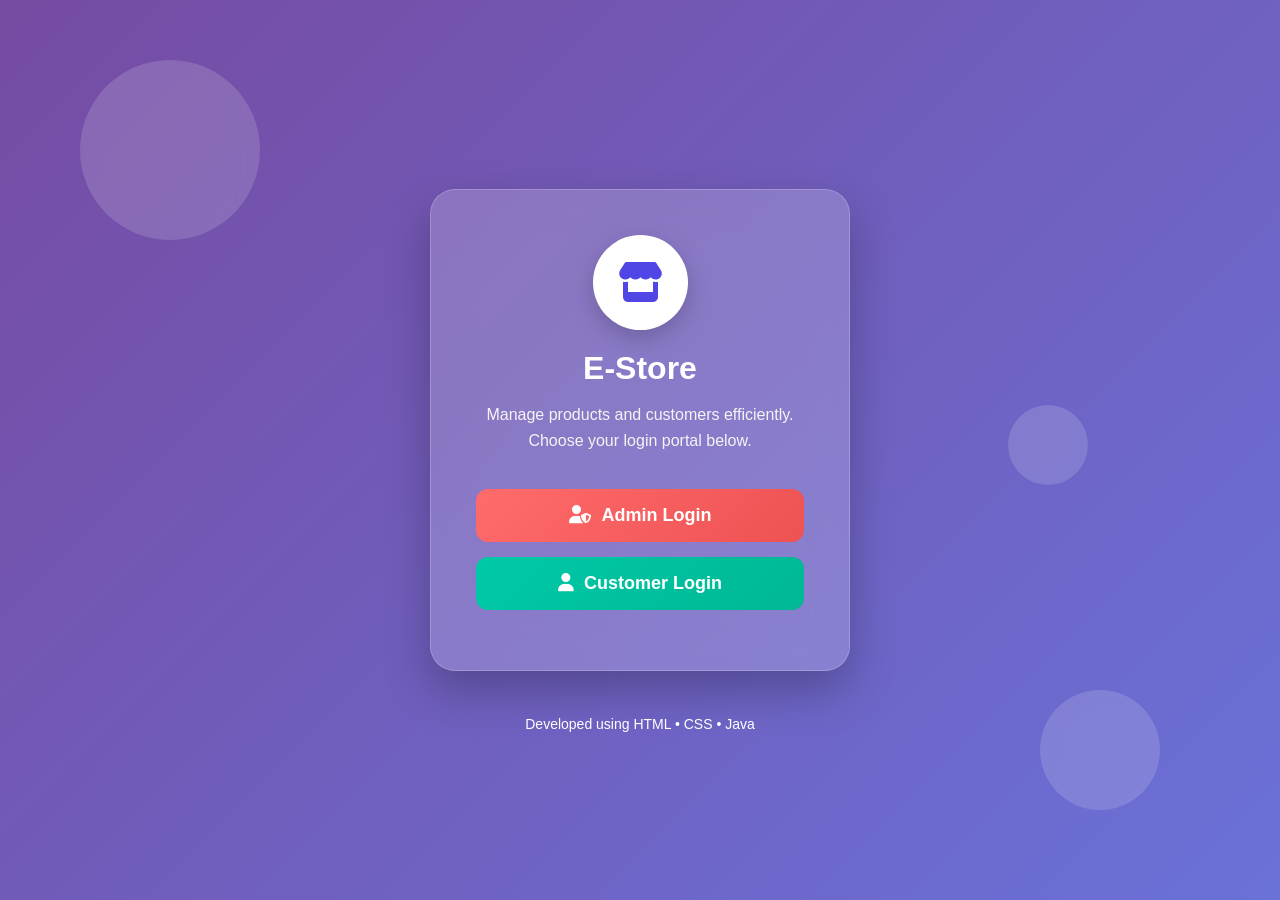
<file: src/main/webapp/index.html>
<!DOCTYPE html>
<html lang="en">
<head>

<meta charset="UTF-8">
<meta name="viewport" content="width=device-width, initial-scale=1.0">

<title>E-Store</title>

<link rel="stylesheet"
href="https://cdnjs.cloudflare.com/ajax/libs/font-awesome/6.5.2/css/all.min.css">

<link rel="stylesheet" href="style.css">

</head>

<body>

<div class="circle c1"></div>
<div class="circle c2"></div>
<div class="circle c3"></div>

<div class="container">

    <div class="card">

        <div class="logo">
            <i class="fa-solid fa-store"></i>
        </div>

        <h1>E-Store</h1>

        <p>
            Manage products and customers efficiently.
            Choose your login portal below.
        </p>

        <a href="AdminLogin.html" class="btn admin">
            <i class="fa-solid fa-user-shield"></i>
            Admin Login
        </a>

        <a href="CustomerLogin.html" class="btn customer">
            <i class="fa-solid fa-user"></i>
            Customer Login
        </a>

    </div>

</div>

<footer>

Developed using HTML • CSS • Java

</footer>

</body>
</html>
</file>
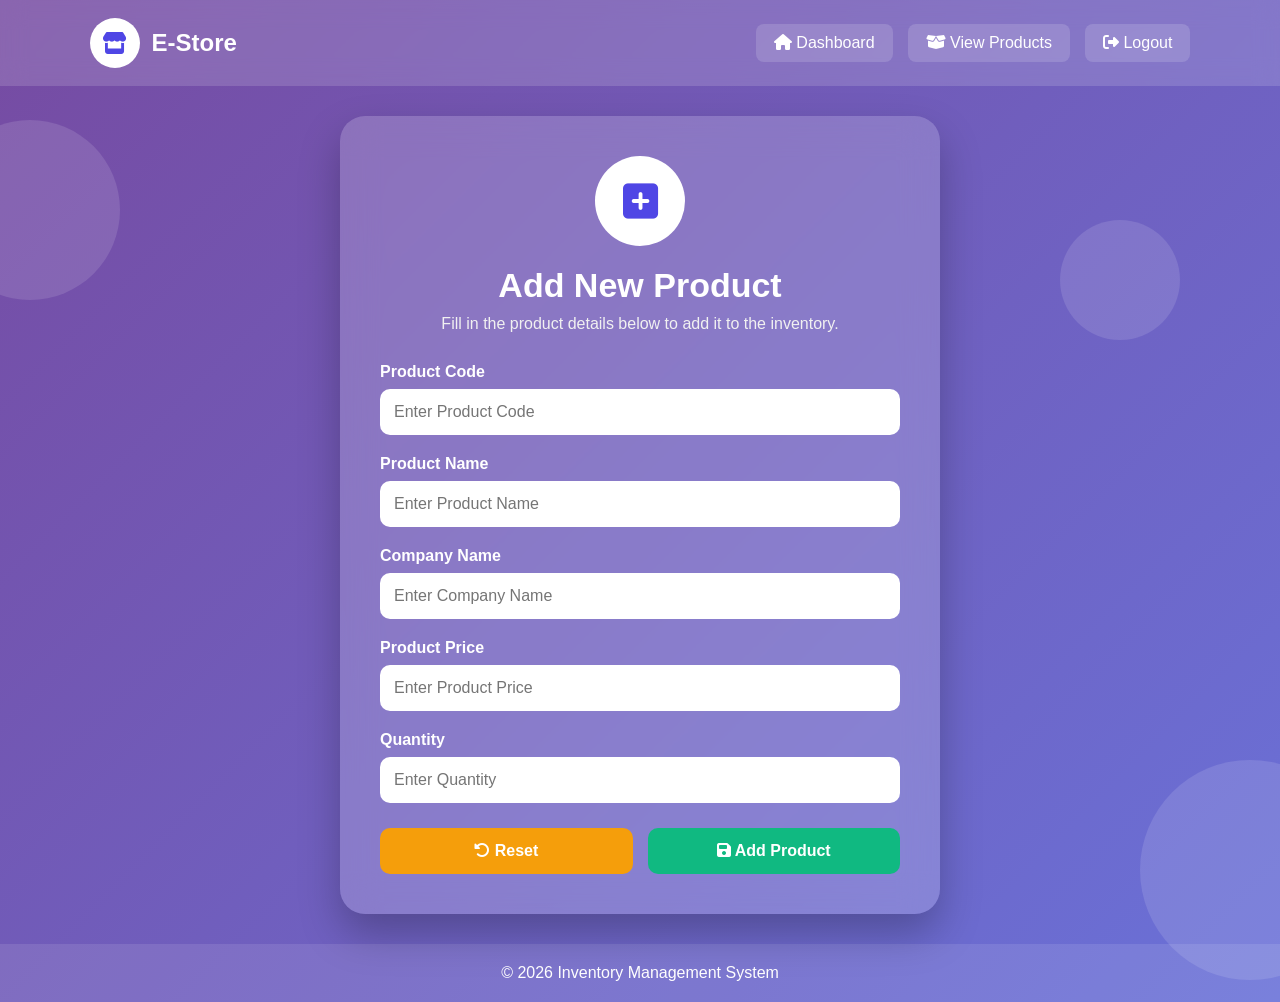
<file: src/main/webapp/AddProduct.html>
<!DOCTYPE html>
<html lang="en">

<head>

<meta charset="UTF-8">
<meta name="viewport" content="width=device-width, initial-scale=1.0">

<title>Add Product</title>

<link rel="stylesheet" href="AddProduct.css">

<link rel="stylesheet"
href="https://cdnjs.cloudflare.com/ajax/libs/font-awesome/6.7.1/css/all.min.css">

</head>

<body>

<div class="circle c1"></div>
<div class="circle c2"></div>
<div class="circle c3"></div>

<header>

<div class="logo">

<i class="fa-solid fa-store"></i>

<h2>E-Store</h2>

</div>

<nav>

<a href="AdminHome.jsp">
<i class="fa-solid fa-house"></i>
Dashboard
</a>

<a href="ViewProduct">
<i class="fa-solid fa-box-open"></i>
View Products
</a>

<a href="Logout">
<i class="fa-solid fa-right-from-bracket"></i>
Logout
</a>

</nav>

</header>


<div class="container">

<div class="card">

<div class="icon">

<i class="fa-solid fa-square-plus"></i>

</div>

<h1>Add New Product</h1>

<p>

Fill in the product details below to add it to the inventory.

</p>

<form action="AddProdServ" method="post">

<div class="input-group">

<label>Product Code</label>

<input
type="text"
name="pcode"
placeholder="Enter Product Code"
required>

</div>

<div class="input-group">

<label>Product Name</label>

<input
type="text"
name="pname"
placeholder="Enter Product Name"
required>

</div>

<div class="input-group">

<label>Company Name</label>

<input
type="text"
name="pcom"
placeholder="Enter Company Name"
required>

</div>

<div class="input-group">

<label>Product Price</label>

<input
type="number"
name="pprice"
placeholder="Enter Product Price"
required>

</div>

<div class="input-group">

<label>Quantity</label>

<input
type="number"
name="pqty"
placeholder="Enter Quantity"
required>

</div>

<div class="buttons">

<button type="reset" class="reset">

<i class="fa-solid fa-rotate-left"></i>

Reset

</button>

<button type="submit" class="submit">

<i class="fa-solid fa-floppy-disk"></i>

Add Product

</button>

</div>

</form>

</div>

</div>

<footer>

© 2026 Inventory Management System

</footer>

</body>

</html>
</file>
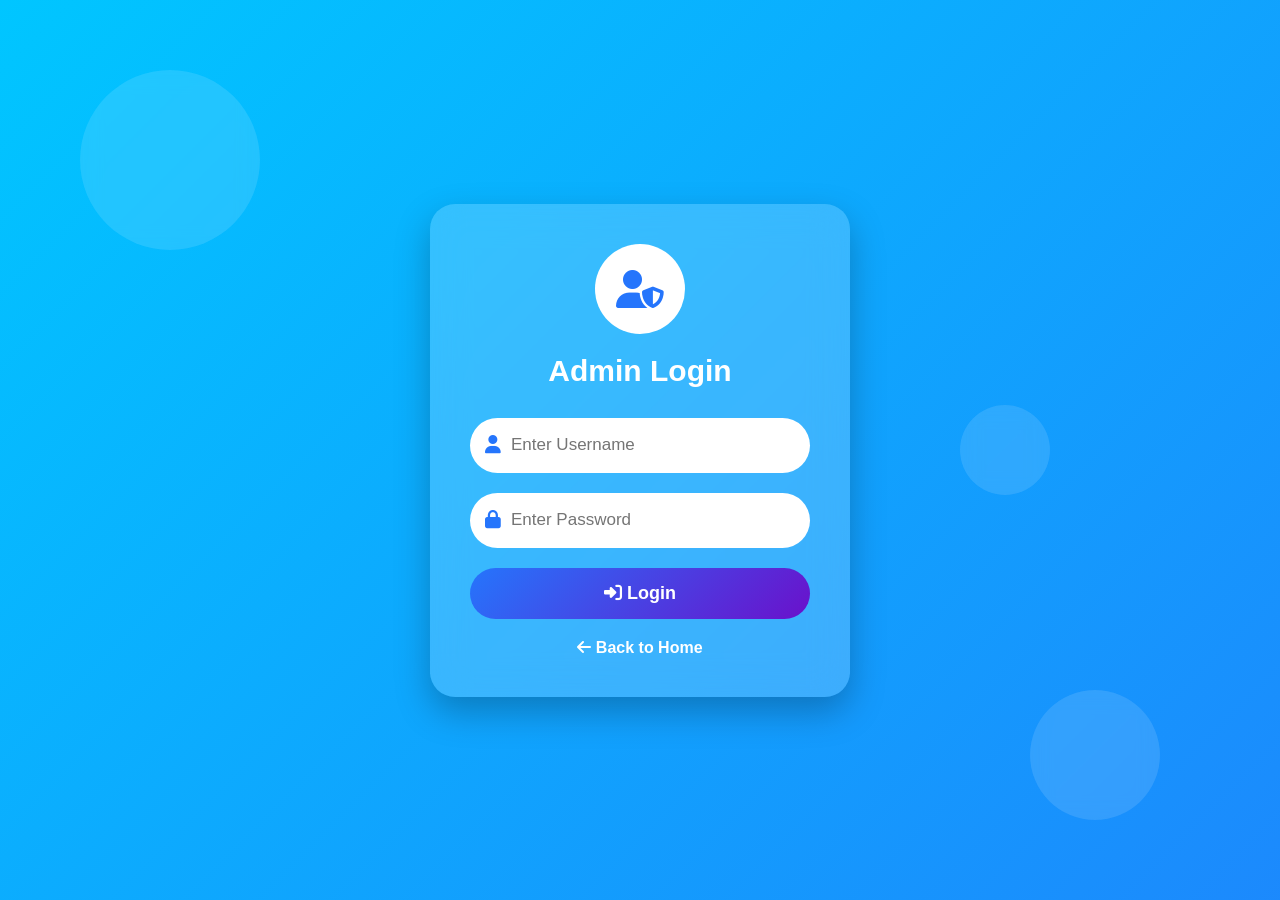
<file: src/main/webapp/AdminLogin.html>
<!DOCTYPE html>
<html lang="en">
<head>

<meta charset="UTF-8">
<meta name="viewport" content="width=device-width, initial-scale=1.0">

<title>Admin Login</title>

<link rel="stylesheet"
href="https://cdnjs.cloudflare.com/ajax/libs/font-awesome/6.5.2/css/all.min.css">

<link rel="stylesheet" href="AdminLoginPageCss.css">

</head>

<body>

<div class="circle c1"></div>
<div class="circle c2"></div>
<div class="circle c3"></div>

<div class="login-card">

<div class="icon">
<i class="fa-solid fa-user-shield"></i>
</div>

<h2>Admin Login</h2>

<form action="als" method="post">

<div class="input-box">

<i class="fa-solid fa-user"></i>

<input
type="text"
name="uname"
placeholder="Enter Username"
required>

</div>

<div class="input-box">

<i class="fa-solid fa-lock"></i>

<input
type="password"
name="upass"
placeholder="Enter Password"
required>

</div>

<button type="submit">
<i class="fa-solid fa-right-to-bracket"></i>
Login
</button>

<a href="index.html" class="back">
<i class="fa-solid fa-arrow-left"></i>
Back to Home
</a>

</form>

</div>

</body>
</html>
</file>
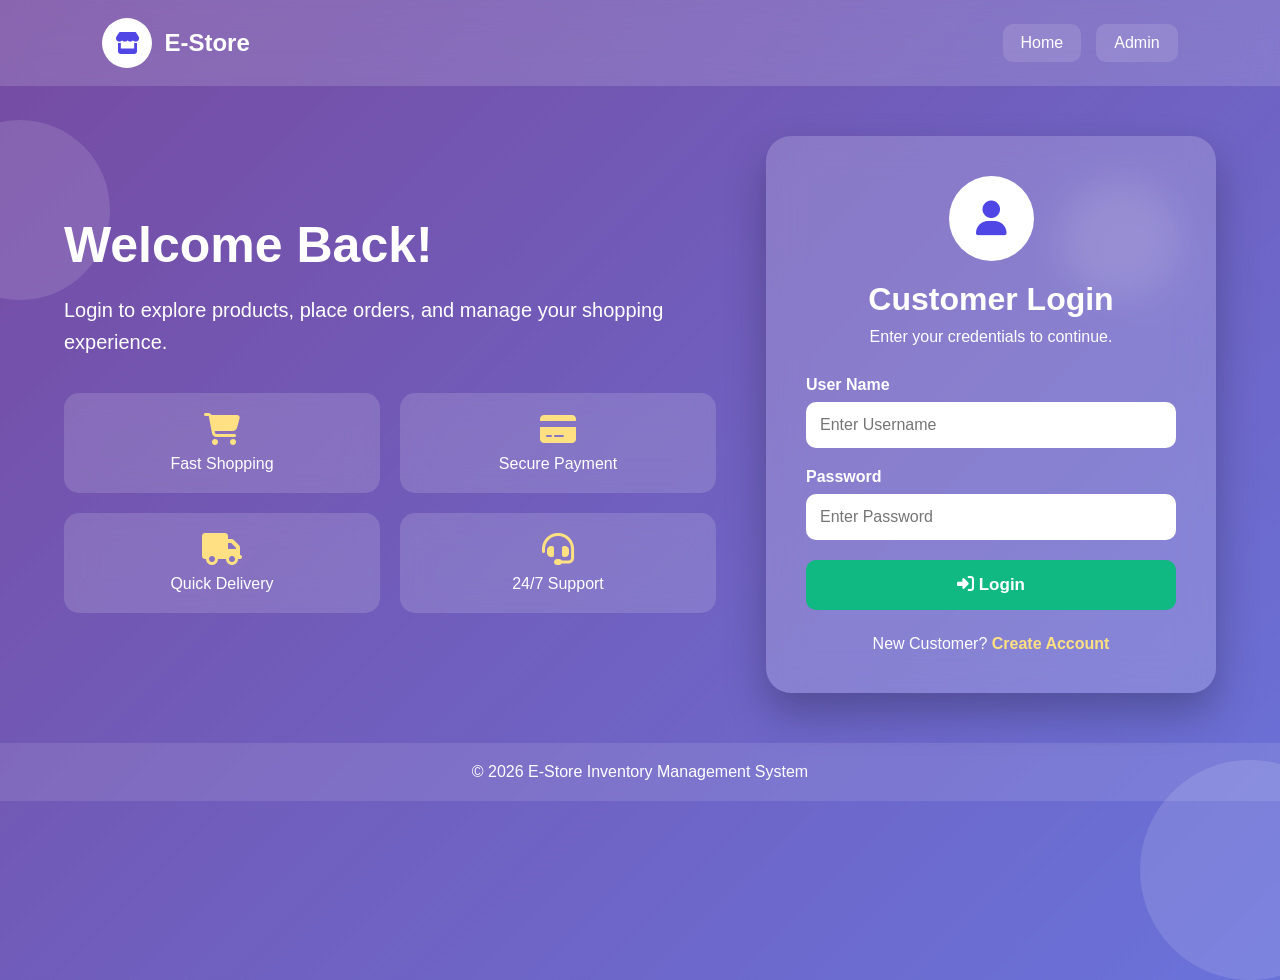
<file: src/main/webapp/CustomerLogin.html>
<!DOCTYPE html>
<html lang="en">

<head>

<meta charset="UTF-8">
<meta name="viewport" content="width=device-width, initial-scale=1.0">

<title>Customer Login</title>

<link rel="stylesheet" href="CustomerLogin.css">

<link rel="stylesheet"
href="https://cdnjs.cloudflare.com/ajax/libs/font-awesome/6.7.1/css/all.min.css">

</head>

<body>

<div class="circle c1"></div>
<div class="circle c2"></div>
<div class="circle c3"></div>

<header>

<div class="logo">

<i class="fa-solid fa-store"></i>

<h2>E-Store</h2>

</div>

<nav>

<a href="index.html">Home</a>

<a href="AdminLogin.html">Admin</a>

</nav>

</header>


<div class="container">

<div class="left">

<h1>Welcome Back!</h1>

<p>

Login to explore products, place orders, and manage your shopping experience.

</p>

<div class="features">

<div class="feature">

<i class="fa-solid fa-cart-shopping"></i>

Fast Shopping

</div>

<div class="feature">

<i class="fa-solid fa-credit-card"></i>

Secure Payment

</div>

<div class="feature">

<i class="fa-solid fa-truck"></i>

Quick Delivery

</div>

<div class="feature">

<i class="fa-solid fa-headset"></i>

24/7 Support

</div>

</div>

</div>



<div class="card">

<div class="icon">

<i class="fa-solid fa-user"></i>

</div>

<h2>Customer Login</h2>

<p>

Enter your credentials to continue.

</p>

<form action="custLogin" method="post">

<div class="input-box">

<label>User Name</label>

<input
type="text"
name="uname"
placeholder="Enter Username"
required>

</div>

<div class="input-box">

<label>Password</label>

<input
type="password"
name="upass"
placeholder="Enter Password"
required>

</div>

<button type="submit">

<i class="fa-solid fa-right-to-bracket"></i>

Login

</button>

</form>

<div class="register">

New Customer?

<a href="CustomerRegister.html">

Create Account

</a>

</div>

</div>

</div>


<footer>

© 2026 E-Store Inventory Management System

</footer>

</body>

</html>
</file>
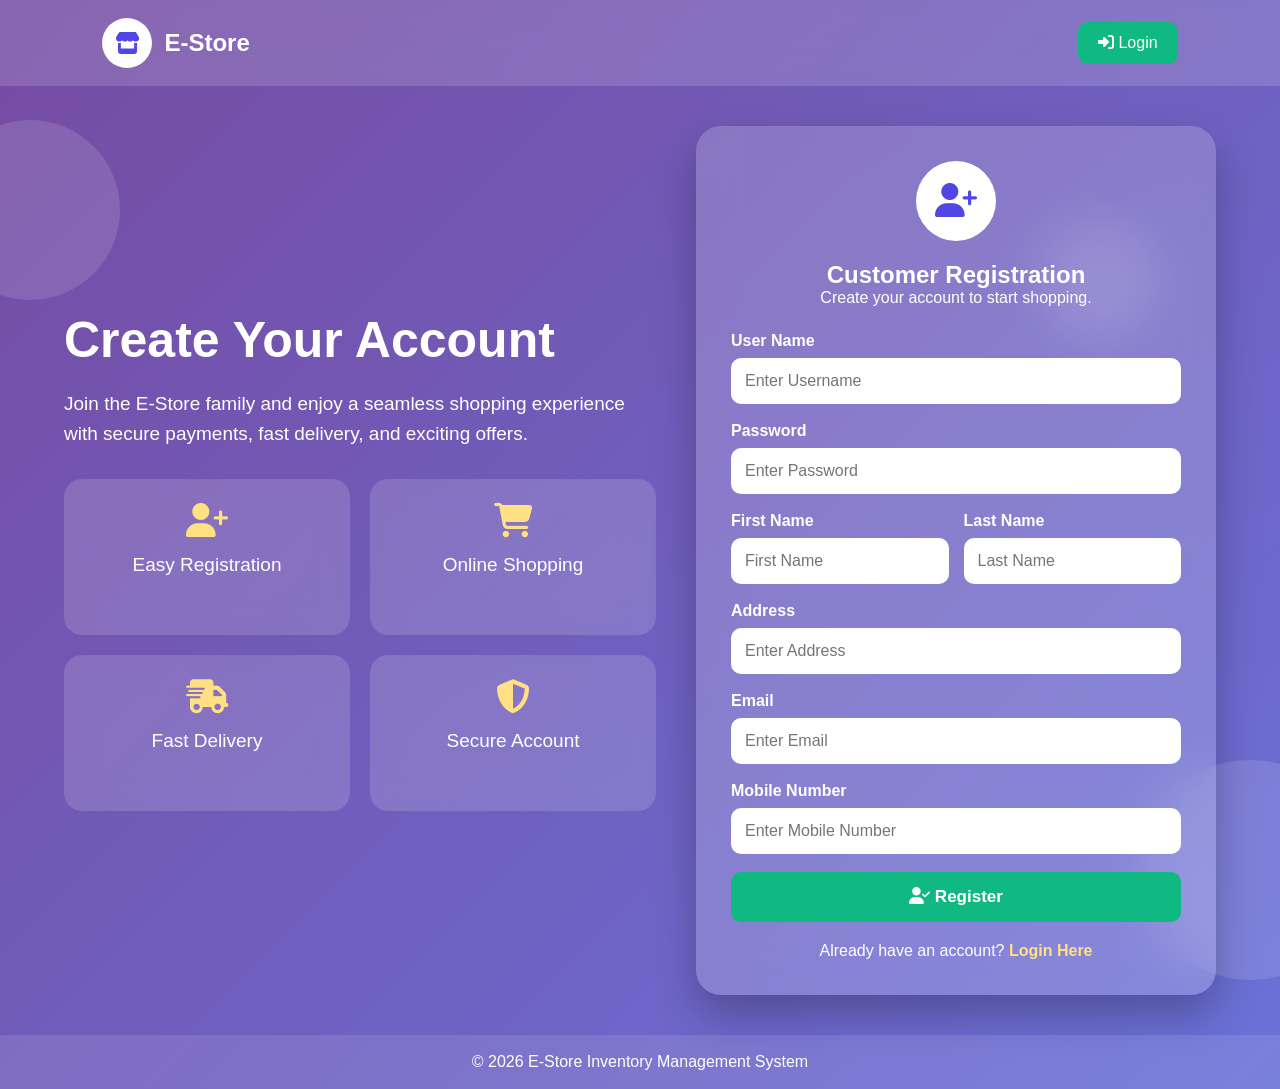
<file: src/main/webapp/CustomerRegister.html>
<!DOCTYPE html>
<html lang="en">

<head>

<meta charset="UTF-8">
<meta name="viewport" content="width=device-width, initial-scale=1.0">

<title>Customer Registration</title>

<link rel="stylesheet" href="CustomerRegister.css">

<link rel="stylesheet"
href="https://cdnjs.cloudflare.com/ajax/libs/font-awesome/6.7.1/css/all.min.css">

</head>

<body>

<div class="circle c1"></div>
<div class="circle c2"></div>
<div class="circle c3"></div>

<header>

<div class="logo">

<i class="fa-solid fa-store"></i>

<h2>E-Store</h2>

</div>

<a href="CustomerLogin.html" class="login-btn">

<i class="fa-solid fa-right-to-bracket"></i>

Login

</a>

</header>


<div class="container">

<div class="left">

<h1>Create Your Account</h1>

<p>

Join the E-Store family and enjoy a seamless shopping experience with secure payments, fast delivery, and exciting offers.

</p>

<div class="features">

<div class="feature">

<i class="fa-solid fa-user-plus"></i>

<p>Easy Registration</p>

</div>

<div class="feature">

<i class="fa-solid fa-cart-shopping"></i>

<p>Online Shopping</p>

</div>

<div class="feature">

<i class="fa-solid fa-truck-fast"></i>

<p>Fast Delivery</p>

</div>

<div class="feature">

<i class="fa-solid fa-shield-halved"></i>

<p>Secure Account</p>

</div>

</div>

</div>


<div class="card">

<div class="icon">

<i class="fa-solid fa-user-plus"></i>

</div>

<h2>Customer Registration</h2>

<p>Create your account to start shopping.</p>

<form action="Register" method="post">

<div class="input-group">

<label>User Name</label>

<input type="text"
name="uname"
placeholder="Enter Username"
required>

</div>

<div class="input-group">

<label>Password</label>

<input type="password"
name="upass"
placeholder="Enter Password"
required>

</div>

<div class="row">

<div class="input-group">

<label>First Name</label>

<input type="text"
name="fname"
placeholder="First Name"
required>

</div>

<div class="input-group">

<label>Last Name</label>

<input type="text"
name="lname"
placeholder="Last Name"
required>

</div>

</div>

<div class="input-group">

<label>Address</label>

<input type="text"
name="addr"
placeholder="Enter Address"
required>

</div>

<div class="input-group">

<label>Email</label>

<input type="email"
name="mail"
placeholder="Enter Email"
required>

</div>

<div class="input-group">

<label>Mobile Number</label>

<input type="tel"
name="mobile"
placeholder="Enter Mobile Number"
required>

</div>

<button type="submit">

<i class="fa-solid fa-user-check"></i>

Register

</button>

</form>

<div class="bottom">

Already have an account?

<a href="CustomerLogin.html">

Login Here

</a>

</div>

</div>

</div>


<footer>

© 2026 E-Store Inventory Management System

</footer>

</body>

</html>
</file>
<file: src/main/webapp/style.css>
*{
margin:0;
padding:0;
box-sizing:border-box;
font-family:'Segoe UI',sans-serif;
}

body{

min-height:100vh;
display:flex;
justify-content:center;
align-items:center;
flex-direction:column;

background:linear-gradient(-45deg,#4facfe,#00f2fe,#667eea,#764ba2);
background-size:400% 400%;

animation:bgMove 12s infinite alternate;

overflow:hidden;
}

/* Floating circles */

.circle{

position:absolute;
border-radius:50%;
background:rgba(255,255,255,.15);
backdrop-filter:blur(10px);

animation:float 8s infinite ease-in-out;
}

.c1{

width:180px;
height:180px;

top:60px;
left:80px;
}

.c2{

width:120px;
height:120px;

bottom:90px;
right:120px;

animation-delay:2s;
}

.c3{

width:80px;
height:80px;

top:45%;
right:15%;

animation-delay:4s;
}

.container{

display:flex;
justify-content:center;
align-items:center;
padding:20px;
z-index:1;
}

.card{

width:420px;
max-width:95%;

padding:40px;

background:rgba(255,255,255,.18);

backdrop-filter:blur(18px);

border-radius:25px;

text-align:center;

box-shadow:0 20px 45px rgba(0,0,0,.25);

border:1px solid rgba(255,255,255,.2);

animation:slide .8s;
}

.logo{

width:95px;
height:95px;

margin:auto;

background:white;

border-radius:50%;

display:flex;
justify-content:center;
align-items:center;

font-size:40px;

color:#4f46e5;

box-shadow:0 8px 25px rgba(0,0,0,.2);

margin-bottom:20px;
}

h1{

color:white;
margin-bottom:15px;
font-size:32px;
}

p{

color:#f4f4f4;
line-height:26px;
margin-bottom:35px;
}

.btn{

display:flex;
justify-content:center;
align-items:center;
gap:10px;

text-decoration:none;

padding:16px;

margin:15px 0;

border-radius:12px;

font-size:18px;
font-weight:bold;

color:white;

transition:.4s;

position:relative;

overflow:hidden;
}

.admin{

background:linear-gradient(135deg,#ff6b6b,#ee5253);
}

.customer{

background:linear-gradient(135deg,#00c9a7,#00b894);
}

.btn:hover{

transform:translateY(-6px) scale(1.03);

box-shadow:0 12px 25px rgba(0,0,0,.3);
}

.btn::after{

content:"";

position:absolute;

width:0;
height:100%;

left:-20%;

background:rgba(255,255,255,.3);

transform:skewX(30deg);

transition:.5s;
}

.btn:hover::after{

width:150%;
}

footer{

margin-top:25px;

color:white;

font-size:14px;

z-index:1;
}

@keyframes slide{

from{

opacity:0;
transform:translateY(40px);
}

to{

opacity:1;
transform:translateY(0);
}

}

@keyframes float{

0%,100%{

transform:translateY(0);
}

50%{

transform:translateY(-25px);
}

}

@keyframes bgMove{

0%{

background-position:left;
}

100%{

background-position:right;
}

}

/* Tablet */

@media (max-width:768px){

.card{

max-width:380px;
padding:30px;
}

.logo{

width:80px;
height:80px;
font-size:34px;
}

h1{

font-size:28px;
}

p{

font-size:15px;
}

.btn{

font-size:16px;
padding:14px;
}

}


/* Mobile */

@media (max-width:480px){

body{

padding:15px;
}

.card{

max-width:100%;
padding:25px 20px;
border-radius:20px;
}

.logo{

width:70px;
height:70px;

font-size:30px;
}

h1{

font-size:24px;
}

p{

font-size:14px;
line-height:22px;
}

.btn{

font-size:15px;
padding:13px;
}

.circle{

display:none;
}

footer{

font-size:12px;
}

}


/* Large Screens */

@media (min-width:1200px){

.card{

max-width:460px;
padding:45px;
}

}
</file>
<file: src/main/webapp/AddProduct.css>
*{
margin:0;
padding:0;
box-sizing:border-box;
font-family:'Segoe UI',sans-serif;
}

body{

min-height:100vh;

background:linear-gradient(-45deg,#4facfe,#00d2ff,#667eea,#764ba2);
background-size:400% 400%;
animation:bgMove 12s ease infinite;

color:white;

display:flex;
flex-direction:column;

overflow-x:hidden;
}

/* Header */

header{

display:flex;
justify-content:space-between;
align-items:center;

padding:18px 7%;

background:rgba(255,255,255,.15);

backdrop-filter:blur(12px);
}

.logo{

display:flex;
align-items:center;
gap:12px;
}

.logo i{

width:50px;
height:50px;

background:white;

color:#4f46e5;

border-radius:50%;

display:flex;
justify-content:center;
align-items:center;

font-size:22px;
}

nav{

display:flex;
gap:15px;
flex-wrap:wrap;
}

nav a{

text-decoration:none;

color:white;

padding:10px 18px;

background:rgba(255,255,255,.15);

border-radius:8px;

transition:.3s;
}

nav a:hover{

background:rgba(255,255,255,.3);
}

/* Main */

.container{

flex:1;

display:flex;
justify-content:center;
align-items:center;

padding:30px;
}

.card{

width:100%;
max-width:600px;

padding:40px;

background:rgba(255,255,255,.18);

backdrop-filter:blur(18px);

border-radius:25px;

box-shadow:0 20px 40px rgba(0,0,0,.25);
}

.icon{

width:90px;
height:90px;

margin:auto;

background:white;

color:#4f46e5;

border-radius:50%;

display:flex;
justify-content:center;
align-items:center;

font-size:40px;

margin-bottom:20px;
}

.card h1{

text-align:center;

margin-bottom:10px;

font-size:34px;
}

.card p{

text-align:center;

margin-bottom:30px;

color:#f1f1f1;
}

.input-group{

margin-bottom:20px;
}

.input-group label{

display:block;

margin-bottom:8px;

font-weight:600;
}

.input-group input{

width:100%;

padding:14px;

border:none;

outline:none;

border-radius:10px;

font-size:16px;
}

.buttons{

display:flex;

gap:15px;

margin-top:25px;
}

button{

flex:1;

padding:14px;

border:none;

border-radius:10px;

font-size:16px;

font-weight:bold;

cursor:pointer;

transition:.3s;
}

.reset{

background:#f59e0b;

color:white;
}

.submit{

background:#10b981;

color:white;
}

button:hover{

transform:translateY(-3px);

box-shadow:0 10px 20px rgba(0,0,0,.2);
}

/* Footer */

footer{

text-align:center;

padding:20px;

background:rgba(255,255,255,.1);
}

/* Background */

.circle{

position:absolute;

border-radius:50%;

background:rgba(255,255,255,.12);

animation:float 8s infinite ease-in-out;
}

.c1{

width:180px;
height:180px;

top:120px;
left:-60px;
}

.c2{

width:120px;
height:120px;

right:100px;
top:220px;

animation-delay:2s;
}

.c3{

width:220px;
height:220px;

right:-80px;
bottom:-80px;

animation-delay:4s;
}

/* Animation */

@keyframes float{

0%,100%{
transform:translateY(0);
}

50%{
transform:translateY(-25px);
}

}

@keyframes bgMove{

0%{
background-position:0% 50%;
}

50%{
background-position:100% 50%;
}

100%{
background-position:0% 50%;
}

}

/* ===========================
   Responsive
=========================== */

@media(max-width:768px){

header{

flex-direction:column;
gap:15px;
text-align:center;
}

nav{

justify-content:center;
}

.card{

padding:30px;
}

.buttons{

flex-direction:column;
}

}

@media(max-width:480px){

.container{

padding:15px;
}

.card{

padding:25px 20px;
}

.card h1{

font-size:26px;
}

.card p{

font-size:15px;
}

.icon{

width:70px;
height:70px;

font-size:30px;
}

nav{

flex-direction:column;
width:100%;
}

nav a{

text-align:center;
width:100%;
}

button{

width:100%;
}

.circle{

display:none;
}

footer{

font-size:13px;
}

}
</file>
<file: src/main/webapp/AdminLoginPageCss.css>
*{
margin:0;
padding:0;
box-sizing:border-box;
font-family:'Segoe UI',sans-serif;
}

body{

display:flex;
justify-content:center;
align-items:center;

min-height:100vh;

background:linear-gradient(-45deg,#4facfe,#6a11cb,#2575fc,#00c6ff);
background-size:400% 400%;

animation:bg 12s infinite alternate;

overflow:hidden;
}

/* Floating Circles */

.circle{

position:absolute;

border-radius:50%;

background:rgba(255,255,255,.12);

backdrop-filter:blur(10px);

animation:float 8s infinite;
}

.c1{

width:180px;
height:180px;

top:70px;
left:80px;
}

.c2{

width:130px;
height:130px;

bottom:80px;
right:120px;

animation-delay:2s;
}

.c3{

width:90px;
height:90px;

top:45%;
right:18%;

animation-delay:4s;
}

.login-card{

width:420px;
max-width:90%;

padding:40px;

border-radius:25px;

background:rgba(255,255,255,.18);

backdrop-filter:blur(18px);

box-shadow:0 15px 35px rgba(0,0,0,.25);

text-align:center;

z-index:1;
}

.icon{

width:90px;
height:90px;

margin:auto;

border-radius:50%;

background:white;

display:flex;
justify-content:center;
align-items:center;

font-size:38px;

color:#2575fc;

margin-bottom:20px;
}

h2{

color:white;

margin-bottom:30px;

font-size:30px;
}

.input-box{

display:flex;
align-items:center;

background:white;

border-radius:50px;

padding:0 15px;

margin-bottom:20px;

height:55px;
}

.input-box i{

color:#2575fc;

font-size:18px;

margin-right:10px;
}

.input-box input{

border:none;

outline:none;

width:100%;

font-size:17px;

background:none;
}

button{

width:100%;

padding:15px;

border:none;

border-radius:50px;

background:linear-gradient(135deg,#2575fc,#6a11cb);

color:white;

font-size:18px;

cursor:pointer;

transition:.3s;

font-weight:bold;
}

button:hover{

transform:translateY(-3px);

box-shadow:0 10px 20px rgba(0,0,0,.3);
}

.back{

display:inline-block;

margin-top:20px;

text-decoration:none;

color:white;

font-weight:600;

transition:.3s;
}

.back:hover{

letter-spacing:1px;
}

@keyframes float{

0%,100%{

transform:translateY(0px);
}

50%{

transform:translateY(-25px);
}

}

@keyframes bg{

0%{

background-position:left;
}

100%{

background-position:right;
}

}

@media(max-width:600px){

.login-card{

padding:25px;
}

h2{

font-size:24px;
}

.icon{

width:70px;
height:70px;

font-size:30px;
}

button{

font-size:16px;
}

}
</file>
<file: src/main/webapp/CustomerLogin.css>
*{
margin:0;
padding:0;
box-sizing:border-box;
font-family:'Segoe UI',sans-serif;
}

body{

min-height:100vh;

background:linear-gradient(-45deg,#4facfe,#00d2ff,#667eea,#764ba2);

background-size:400% 400%;

animation:bgMove 12s infinite alternate;

color:white;

overflow-x:hidden;
}

/* Header */

header{

display:flex;

justify-content:space-between;

align-items:center;

padding:18px 8%;

background:rgba(255,255,255,.15);

backdrop-filter:blur(15px);
}

.logo{

display:flex;

align-items:center;

gap:12px;
}

.logo i{

width:50px;
height:50px;

border-radius:50%;

background:white;

color:#4f46e5;

display:flex;

justify-content:center;
align-items:center;

font-size:22px;
}

nav{

display:flex;

gap:15px;
}

nav a{

text-decoration:none;

color:white;

padding:10px 18px;

border-radius:10px;

background:rgba(255,255,255,.12);

transition:.3s;
}

nav a:hover{

background:rgba(255,255,255,.25);
}

/* Main */

.container{

width:90%;

max-width:1200px;

margin:50px auto;

display:grid;

grid-template-columns:1fr 450px;

gap:50px;

align-items:center;
}

/* Left Section */

.left h1{

font-size:50px;

margin-bottom:20px;
}

.left p{

font-size:20px;

line-height:32px;

margin-bottom:35px;
}

.features{

display:grid;

grid-template-columns:repeat(2,1fr);

gap:20px;
}

.feature{

padding:20px;

border-radius:15px;

background:rgba(255,255,255,.15);

backdrop-filter:blur(15px);

text-align:center;

transition:.3s;
}

.feature:hover{

transform:translateY(-6px);
}

.feature i{

display:block;

font-size:32px;

margin-bottom:10px;

color:#ffe082;
}

/* Login Card */

.card{

padding:40px;

background:rgba(255,255,255,.18);

backdrop-filter:blur(18px);

border-radius:25px;

box-shadow:0 20px 40px rgba(0,0,0,.25);
}

.icon{

width:85px;
height:85px;

margin:auto;

border-radius:50%;

background:white;

display:flex;

justify-content:center;
align-items:center;

font-size:35px;

color:#4f46e5;

margin-bottom:20px;
}

.card h2{

text-align:center;

font-size:32px;

margin-bottom:10px;
}

.card p{

text-align:center;

margin-bottom:30px;
}

.input-box{

margin-bottom:20px;
}

.input-box label{

display:block;

margin-bottom:8px;

font-weight:600;
}

.input-box input{

width:100%;

padding:14px;

border:none;

border-radius:10px;

outline:none;

font-size:16px;
}

button{

width:100%;

padding:15px;

border:none;

border-radius:10px;

background:#10b981;

color:white;

font-size:17px;

font-weight:bold;

cursor:pointer;

transition:.3s;
}

button:hover{

background:#059669;

transform:translateY(-3px);
}

.register{

margin-top:25px;

text-align:center;
}

.register a{

color:#ffe082;

text-decoration:none;

font-weight:bold;
}

.register a:hover{

text-decoration:underline;
}

/* Footer */

footer{

text-align:center;

padding:20px;

background:rgba(255,255,255,.1);

margin-top:40px;
}

/* Floating Circles */

.circle{

position:absolute;

border-radius:50%;

background:rgba(255,255,255,.12);

animation:float 8s infinite ease-in-out;
}

.c1{

width:180px;
height:180px;

top:120px;
left:-70px;
}

.c2{

width:120px;
height:120px;

right:100px;
top:180px;

animation-delay:2s;
}

.c3{

width:220px;
height:220px;

right:-80px;
bottom:-80px;

animation-delay:4s;
}

/* Animations */

@keyframes float{

0%,100%{

transform:translateY(0);
}

50%{

transform:translateY(-25px);
}

}

@keyframes bgMove{

0%{

background-position:0% 50%;
}

100%{

background-position:100% 50%;
}

}

/* Responsive */

@media(max-width:992px){

.container{

grid-template-columns:1fr;

text-align:center;
}

.features{

grid-template-columns:repeat(2,1fr);
}

.card{

max-width:500px;

margin:auto;
}

}

@media(max-width:768px){

header{

flex-direction:column;

gap:15px;
}

nav{

flex-wrap:wrap;

justify-content:center;
}

.features{

grid-template-columns:1fr;
}

.left h1{

font-size:38px;
}

.left p{

font-size:17px;
}

}

@media(max-width:480px){

.container{

width:95%;

margin:25px auto;
}

.card{

padding:25px 20px;
}

.card h2{

font-size:26px;
}

.icon{

width:70px;
height:70px;

font-size:28px;
}

button{

padding:14px;
}

.circle{

display:none;
}

footer{

font-size:13px;
}

}
</file>
<file: src/main/webapp/CustomerRegister.css>
*{
margin:0;
padding:0;
box-sizing:border-box;
font-family:'Segoe UI',sans-serif;
}

body{

min-height:100vh;

background:linear-gradient(-45deg,#4facfe,#00d2ff,#667eea,#764ba2);
background-size:400% 400%;
animation:bgMove 12s infinite alternate;

color:white;

overflow-x:hidden;
}

/* Header */

header{

display:flex;
justify-content:space-between;
align-items:center;

padding:18px 8%;

background:rgba(255,255,255,.15);

backdrop-filter:blur(15px);
}

.logo{

display:flex;
align-items:center;
gap:12px;
}

.logo i{

width:50px;
height:50px;

background:white;

color:#4f46e5;

border-radius:50%;

display:flex;
justify-content:center;
align-items:center;

font-size:22px;
}

.login-btn{

text-decoration:none;

background:#10b981;

color:white;

padding:12px 20px;

border-radius:10px;

transition:.3s;
}

.login-btn:hover{

background:#059669;
}

/* Layout */

.container{

width:90%;

max-width:1300px;

margin:40px auto;

display:grid;

grid-template-columns:1fr 520px;

gap:40px;

align-items:center;
}

/* Left */

.left h1{

font-size:50px;

margin-bottom:20px;
}

.left p{

font-size:19px;

line-height:30px;

margin-bottom:30px;
}

.features{

display:grid;

grid-template-columns:repeat(2,1fr);

gap:20px;
}

.feature{

background:rgba(255,255,255,.15);

padding:25px;

border-radius:18px;

text-align:center;

backdrop-filter:blur(15px);

transition:.3s;
}

.feature:hover{

transform:translateY(-8px);
}

.feature i{

font-size:34px;

margin-bottom:12px;

color:#ffe082;
}

/* Form Card */

.card{

background:rgba(255,255,255,.18);

backdrop-filter:blur(20px);

padding:35px;

border-radius:25px;

box-shadow:0 20px 40px rgba(0,0,0,.25);
}

.icon{

width:80px;
height:80px;

margin:auto;

border-radius:50%;

background:white;

display:flex;
justify-content:center;
align-items:center;

font-size:34px;

color:#4f46e5;

margin-bottom:20px;
}

.card h2,
.card p{

text-align:center;
}

.card p{

margin-bottom:25px;
}

.input-group{

margin-bottom:18px;
}

.input-group label{

display:block;

margin-bottom:8px;

font-weight:600;
}

.input-group input{

width:100%;

padding:14px;

border:none;

border-radius:10px;

font-size:16px;

outline:none;
}

.row{

display:grid;

grid-template-columns:1fr 1fr;

gap:15px;
}

button{

width:100%;

padding:15px;

border:none;

border-radius:10px;

background:#10b981;

color:white;

font-size:17px;

font-weight:bold;

cursor:pointer;

transition:.3s;
}

button:hover{

transform:translateY(-4px);

background:#059669;
}

.bottom{

margin-top:20px;

text-align:center;
}

.bottom a{

color:#ffe082;

text-decoration:none;

font-weight:bold;
}

/* Footer */

footer{

text-align:center;

padding:18px;

background:rgba(255,255,255,.1);
}

/* Floating circles */

.circle{

position:absolute;

border-radius:50%;

background:rgba(255,255,255,.12);

animation:float 8s infinite;
}

.c1{

width:180px;
height:180px;

left:-60px;
top:120px;
}

.c2{

width:120px;
height:120px;

right:120px;
top:220px;
}

.c3{

width:220px;
height:220px;

right:-80px;
bottom:-80px;
}

/* Animations */

@keyframes float{

0%,100%{
transform:translateY(0);
}

50%{
transform:translateY(-20px);
}

}

@keyframes bgMove{

0%{
background-position:left;
}

100%{
background-position:right;
}

/* Responsive */

}

@media(max-width:992px){

.container{

grid-template-columns:1fr;
}

.left{

text-align:center;
}

}

@media(max-width:768px){

.row{

grid-template-columns:1fr;
}

.features{

grid-template-columns:1fr;
}

header{

flex-direction:column;

gap:15px;
}

.left h1{

font-size:36px;
}

}

@media(max-width:480px){

.container{

width:95%;
}

.card{

padding:22px;
}

.left h1{

font-size:28px;
}

button,
.login-btn{

width:100%;

text-align:center;
}

.circle{

display:none;
}

}
</file>
